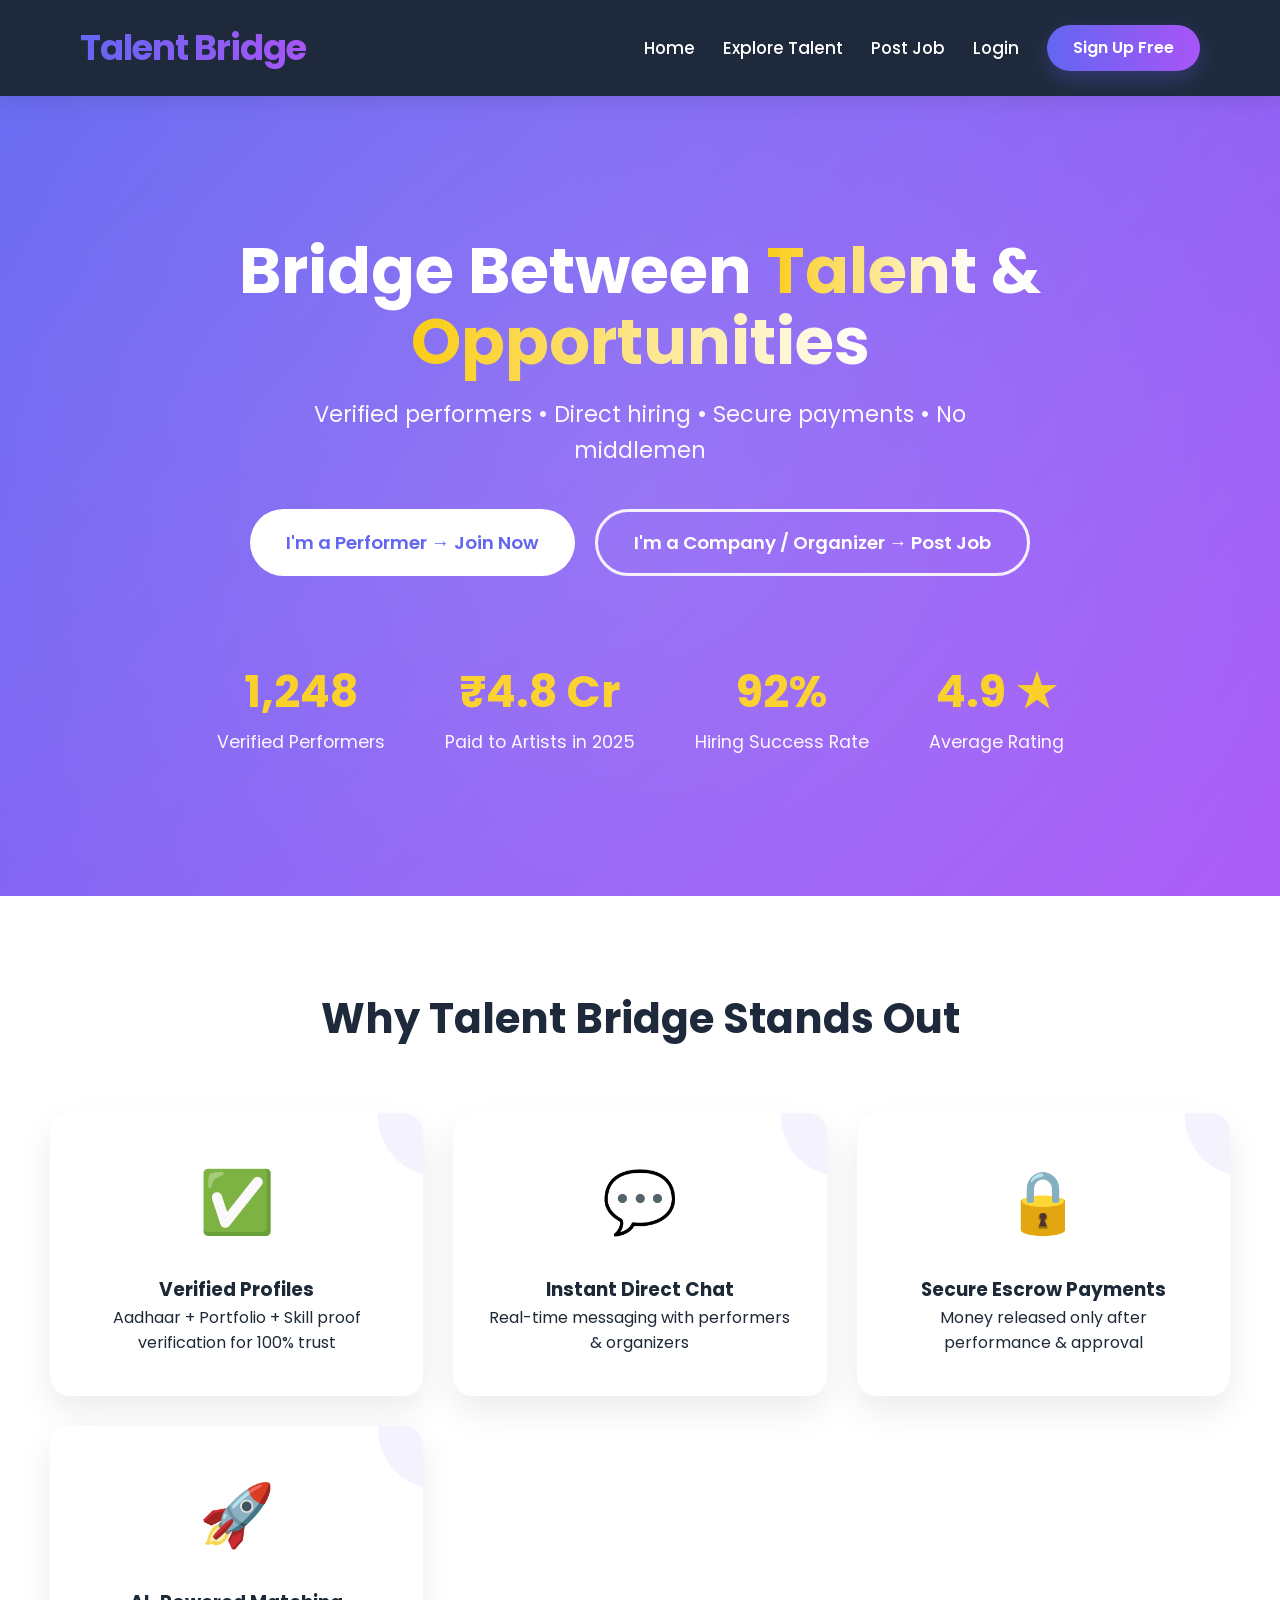
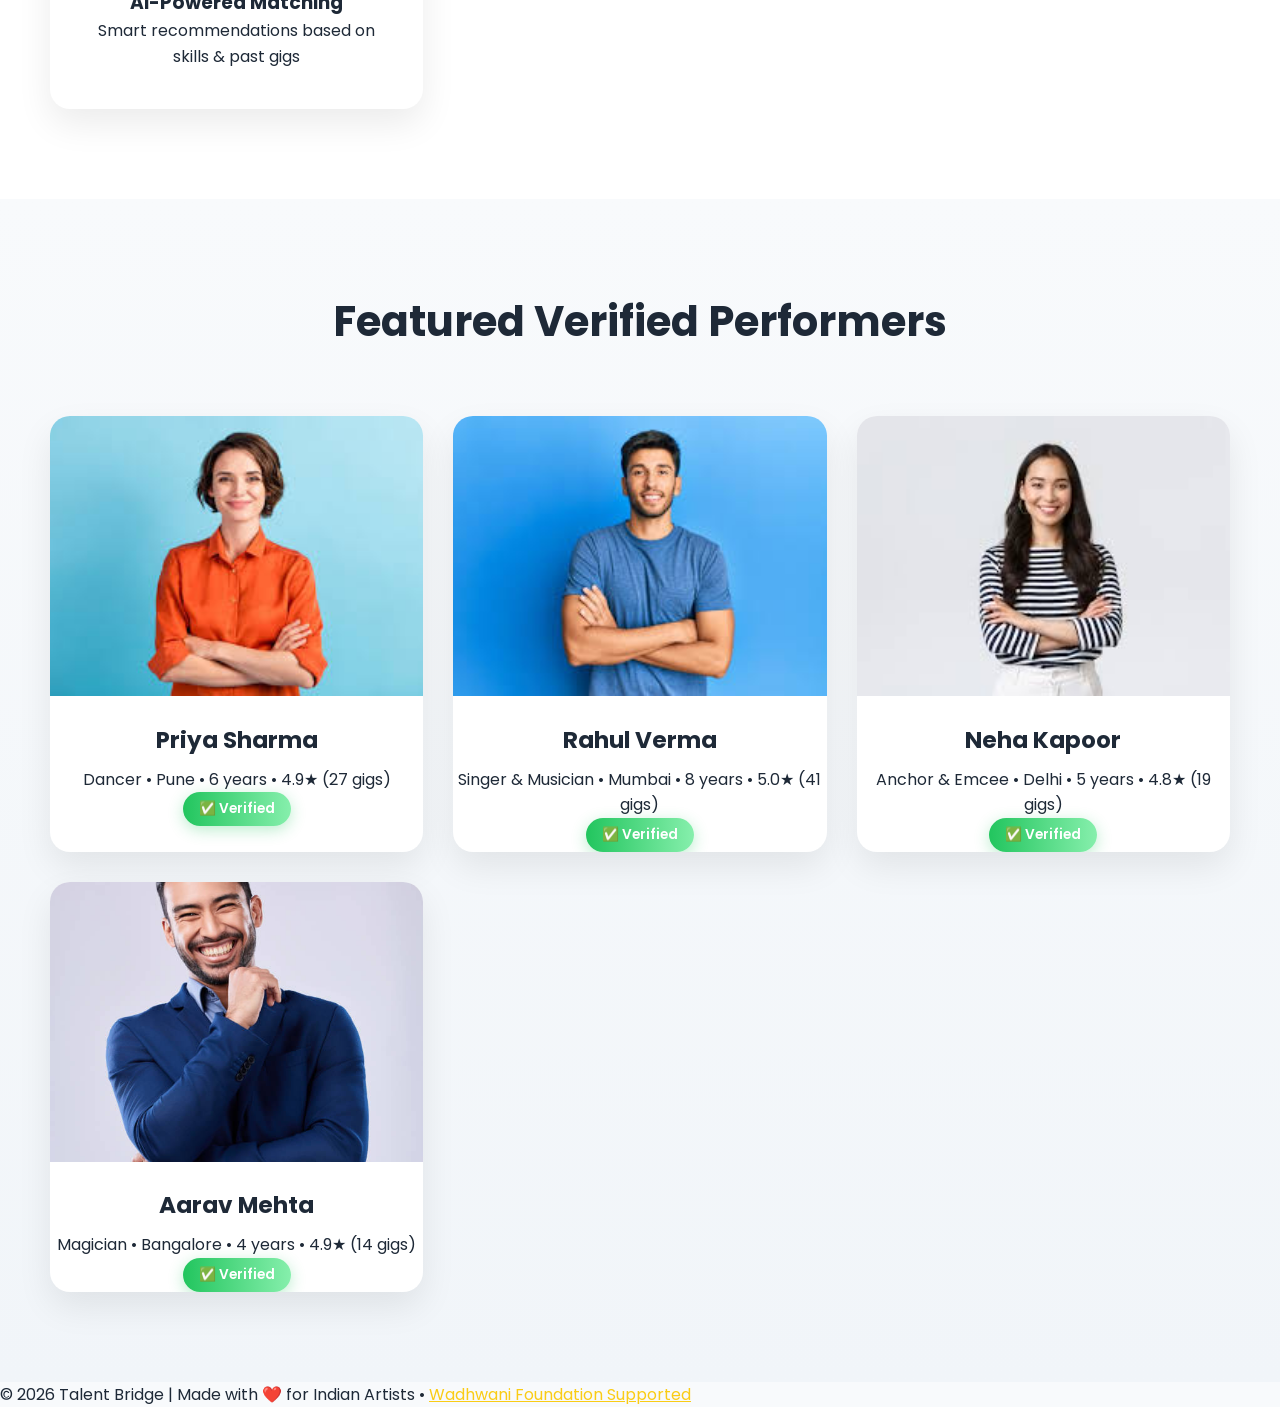
<file: index.html>
<!DOCTYPE html>
<html lang="en">
<head>
    <meta charset="UTF-8">
    <meta name="viewport" content="width=device-width, initial-scale=1.0">
    <title>Talent Bridge - Connect Talent with Opportunities</title>
    <link rel="stylesheet" href="style.css">
    <link href="https://fonts.googleapis.com/css2?family=Poppins:wght@400;500;600;700&display=swap" rel="stylesheet">
</head>
<body>

<header>
    <div class="logo">Talent Bridge</div>
    <nav>
        <a href="index.html">Home</a>
        <a href="explore_talent.html">Explore Talent</a>
        <a href="post_job.html">Post Job</a>
        <a href="login.html">Login</a>
        <a href="signup.html" class="btn-signup">Sign Up Free</a>
    </nav>
</header>

<section class="hero">
    <h1>Bridge Between <span class="highlight">Talent</span> & <span class="highlight">Opportunities</span></h1>
    <p>Verified performers • Direct hiring • Secure payments • No middlemen</p>
    <div class="hero-buttons">
        <a href="signup.html" class="btn primary">I'm a Performer → Join Now</a>
        <a href="post_job.html" class="btn secondary">I'm a Company / Organizer → Post Job</a>
    </div>
    
    <!-- New: Trust Stats -->
    <div style="margin-top: 80px; display: flex; justify-content: center; gap: 60px; flex-wrap: wrap;">
        <div style="text-align: center;">
            <h3 style="font-size: 2.8rem; color: #facc15;">1,248</h3>
            <p style="font-size: 1.1rem;">Verified Performers</p>
        </div>
        <div style="text-align: center;">
            <h3 style="font-size: 2.8rem; color: #facc15;">₹4.8 Cr</h3>
            <p style="font-size: 1.1rem;">Paid to Artists in 2025</p>
        </div>
        <div style="text-align: center;">
            <h3 style="font-size: 2.8rem; color: #facc15;">92%</h3>
            <p style="font-size: 1.1rem;">Hiring Success Rate</p>
        </div>
        <div style="text-align: center;">
            <h3 style="font-size: 2.8rem; color: #facc15;">4.9 ★</h3>
            <p style="font-size: 1.1rem;">Average Rating</p>
        </div>
    </div>
</section>

<section class="features">
    <h2>Why Talent Bridge Stands Out</h2>
    <div class="cards">
        <div class="card">
            <div class="icon">✅</div>
            <h3>Verified Profiles</h3>
            <p>Aadhaar + Portfolio + Skill proof verification for 100% trust</p>
        </div>
        <div class="card">
            <div class="icon">💬</div>
            <h3>Instant Direct Chat</h3>
            <p>Real-time messaging with performers & organizers</p>
        </div>
        <div class="card">
            <div class="icon">🔒</div>
            <h3>Secure Escrow Payments</h3>
            <p>Money released only after performance & approval</p>
        </div>
        <div class="card">
            <div class="icon">🚀</div>
            <h3>AI-Powered Matching</h3>
            <p>Smart recommendations based on skills & past gigs</p>
        </div>
    </div>
</section>

<section class="talent">
    <h2>Featured Verified Performers</h2>
    <div class="grid">
        <div class="profile">
            <img src="/priya.jpg" alt="Priya Sharma">
            <h4>Priya Sharma</h4>
            <p>Dancer • Pune • 6 years • 4.9★ (27 gigs)</p>
            <span class="badge">✅ Verified</span>
        </div>
        <div class="profile">
            <img src="/rahul.jpg" alt="Rahul Verma">
            <h4>Rahul Verma</h4>
            <p>Singer & Musician • Mumbai • 8 years • 5.0★ (41 gigs)</p>
            <span class="badge">✅ Verified</span>
        </div>
        <div class="profile">
            <img src="neha.jpg" alt="Neha Kapoor">
            <h4>Neha Kapoor</h4>
            <p>Anchor & Emcee • Delhi • 5 years • 4.8★ (19 gigs)</p>
            <span class="badge">✅ Verified</span>
        </div>
        <div class="profile">
            <img src="aarav.jpg" alt="Aarav Mehta">
            <h4>Aarav Mehta</h4>
            <p>Magician • Bangalore • 4 years • 4.9★ (14 gigs)</p>
            <span class="badge">✅ Verified</span>
        </div>
    </div>
</section>

<footer>
    <p>© 2026 Talent Bridge | Made with ❤️ for Indian Artists • <a href="#" style="color:#facc15;">Wadhwani Foundation Supported</a></p>
</footer>

</body>
</html>
</file>
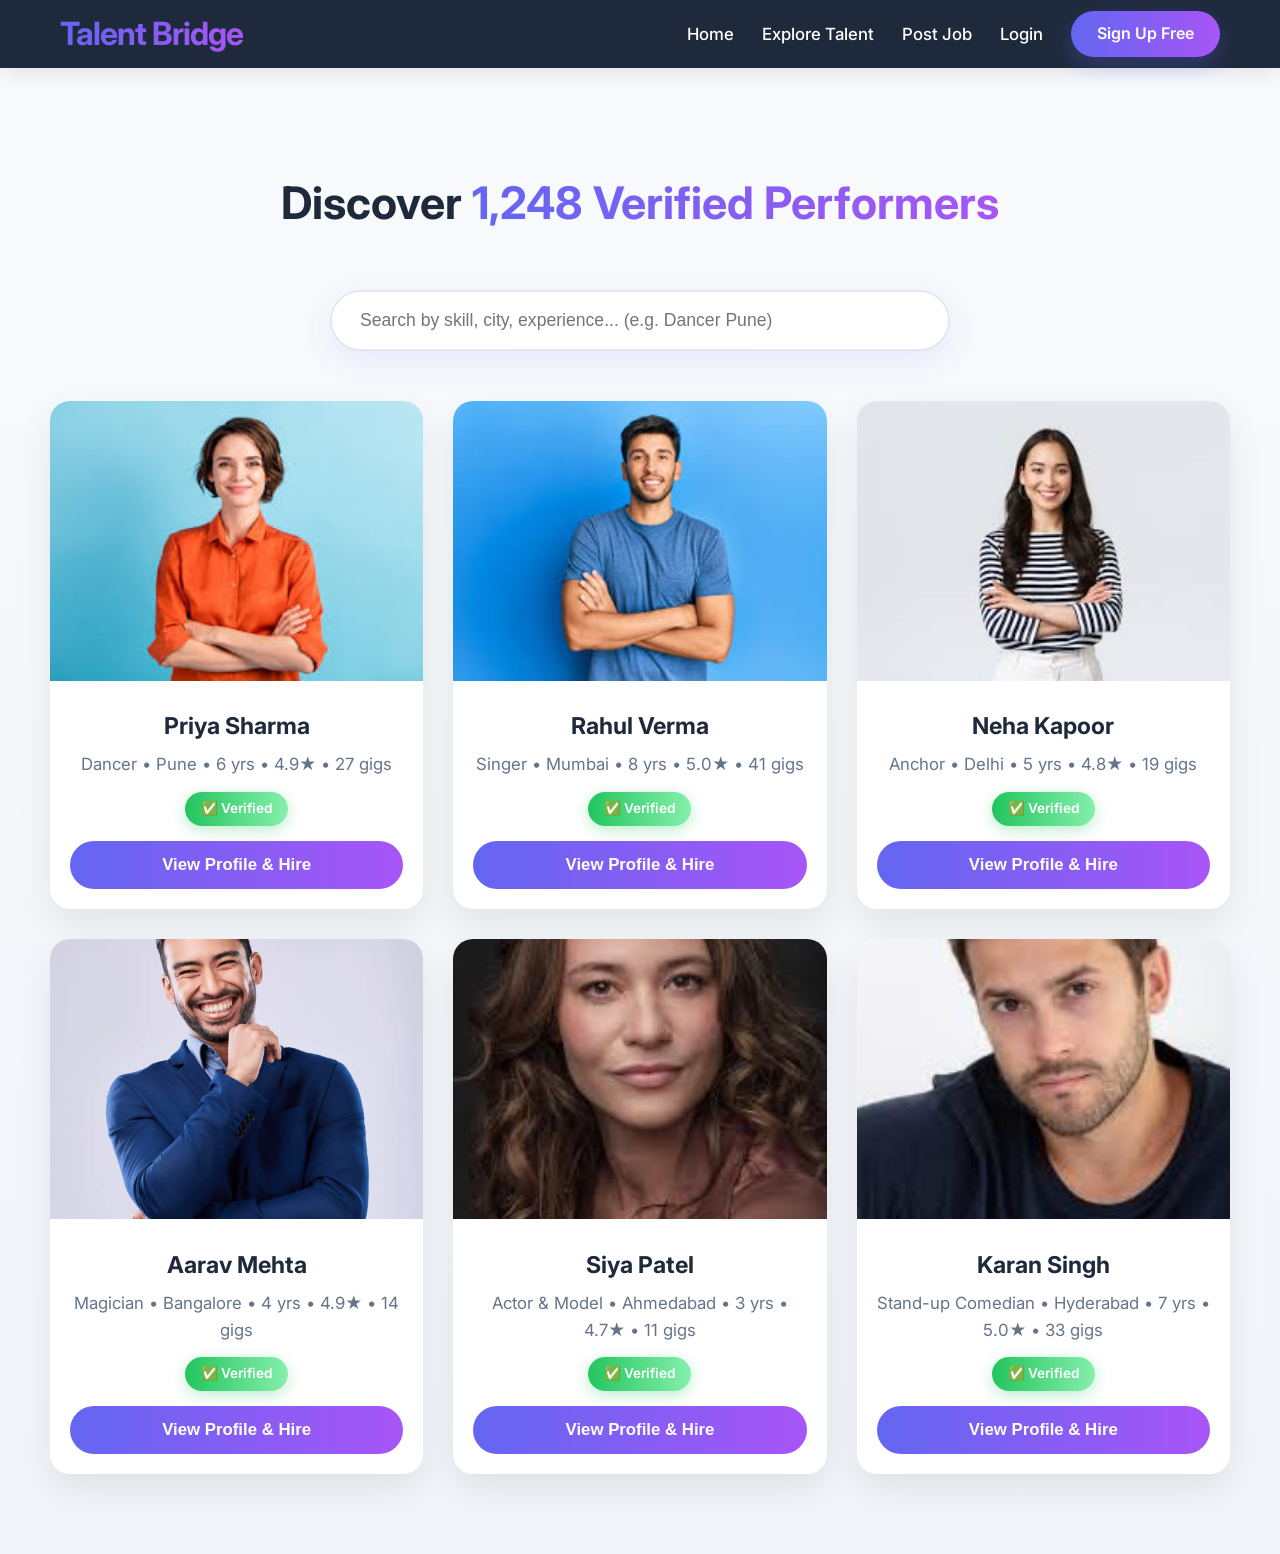
<file: explore_talent.html>
<!DOCTYPE html>
<html lang="en">
<head>
    <meta charset="UTF-8">
    <meta name="viewport" content="width=device-width, initial-scale=1.0">
    <title>Explore Talent - Talent Bridge</title>
    <style>
        @import url('https://fonts.googleapis.com/css2?family=Inter:wght@400;500;600;700&display=swap');

        :root {
            --primary: #6366f1;
            --accent: #a855f7;
            --dark: #1e293b;
            --light: #f8fafc;
            --text: #1e2937;
        }

        * {
            margin: 0;
            padding: 0;
            box-sizing: border-box;
        }

        body {
            font-family: 'Inter', sans-serif;
            background: var(--light);
            color: var(--text);
            line-height: 1.6;
        }

        /* ==================== COMPACT NAVBAR ==================== */
        header {
            display: flex;
            justify-content: space-between;
            align-items: center;
            padding: 12px 60px;
            background: var(--dark);
            color: white;
            position: sticky;
            top: 0;
            z-index: 1000;
            box-shadow: 0 4px 20px rgba(0, 0, 0, 0.1);
            height: 68px;
        }

        .logo {
            font-size: 2rem;
            font-weight: 700;
            background: linear-gradient(90deg, var(--primary), var(--accent));
            -webkit-background-clip: text;
            -webkit-text-fill-color: transparent;
            letter-spacing: -1px;
        }

        .logo:hover {
            transform: scale(1.08);
            transition: 0.3s ease;
        }

        nav {
            display: flex;
            align-items: center;
            gap: 28px;
        }

        nav a {
            color: white;
            text-decoration: none;
            font-weight: 500;
            font-size: 1.05rem;
            transition: all 0.3s ease;
            position: relative;
        }

        nav a:after {
            content: '';
            position: absolute;
            width: 0;
            height: 2px;
            bottom: -2px;
            left: 0;
            background: var(--accent);
            transition: width 0.3s ease;
        }

        nav a:hover:after {
            width: 100%;
        }

        nav a:hover {
            color: var(--accent);
        }

        .btn-signup {
            background: linear-gradient(90deg, var(--primary), var(--accent));
            color: white;
            padding: 10px 26px;
            border-radius: 50px;
            font-weight: 600;
            text-decoration: none;
            box-shadow: 0 8px 25px rgba(99, 102, 241, 0.3);
            transition: all 0.4s ease;
            font-size: 1rem;
        }

        .btn-signup:hover {
            transform: translateY(-3px) scale(1.05);
            box-shadow: 0 15px 35px rgba(168, 85, 247, 0.4);
        }

        /* ==================== EXPLORE PAGE STYLING ==================== */
        .explore-section {
            padding: 100px 50px 80px;
            text-align: center;
            background: linear-gradient(180deg, #f8fafc, #f1f5f9);
        }

        .explore-section h1 {
            font-size: 2.8rem;
            font-weight: 700;
            margin-bottom: 20px;
            color: var(--dark);
        }

        .search-bar {
            width: 100%;
            max-width: 620px;
            margin: 30px auto 50px;
            padding: 18px 28px;
            border-radius: 50px;
            border: 2px solid #e2e8f0;
            font-size: 1.1rem;
            box-shadow: 0 10px 30px rgba(99, 102, 241, 0.1);
            transition: all 0.3s ease;
        }

        .search-bar:focus {
            outline: none;
            border-color: var(--primary);
            box-shadow: 0 0 0 4px rgba(99, 102, 241, 0.15);
        }

        .grid {
            display: grid;
            grid-template-columns: repeat(auto-fit, minmax(300px, 1fr));
            gap: 30px;
            max-width: 1280px;
            margin: 0 auto;
        }

        .profile {
            background: white;
            border-radius: 20px;
            overflow: hidden;
            box-shadow: 0 15px 35px rgba(0, 0, 0, 0.08);
            transition: all 0.4s cubic-bezier(0.4, 0, 0.2, 1);
        }

        .profile:hover {
            transform: scale(1.06) rotate(1deg);
            box-shadow: 0 30px 60px rgba(99, 102, 241, 0.25);
        }

        .profile img {
            width: 100%;
            height: 280px;
            object-fit: cover;
            transition: transform 0.6s ease;
        }

        .profile:hover img {
            transform: scale(1.1);
        }

        .profile-content {
            padding: 20px;
        }

        .profile h4 {
            font-size: 1.45rem;
            margin-bottom: 6px;
            color: var(--dark);
        }

        .profile p {
            color: #64748b;
            font-size: 1.05rem;
            margin-bottom: 14px;
        }

        .badge {
            display: inline-flex;
            align-items: center;
            gap: 6px;
            background: linear-gradient(90deg, #22c55e, #86efac);
            color: white;
            font-size: 0.85rem;
            padding: 6px 16px;
            border-radius: 30px;
            font-weight: 600;
            box-shadow: 0 4px 15px rgba(34, 197, 94, 0.3);
        }

        .btn {
            padding: 14px 24px;
            border-radius: 50px;
            font-size: 1.05rem;
            font-weight: 600;
            text-decoration: none;
            display: inline-flex;
            align-items: center;
            justify-content: center;
            width: 100%;
            margin-top: 15px;
            background: white;
            color: var(--primary);
            border: 2px solid var(--primary);
            transition: all 0.4s ease;
        }

        .btn.primary {
            background: linear-gradient(90deg, var(--primary), var(--accent));
            color: white;
            border: none;
        }

        .btn:hover {
            transform: translateY(-3px);
        }

        /* Responsive */
        @media (max-width: 768px) {
            header {
                padding: 12px 30px;
                height: auto;
            }
            .explore-section {
                padding: 80px 20px;
            }
            .grid {
                grid-template-columns: 1fr;
            }
        }
    </style>
</head>
<body>

<header>
    <div class="logo">Talent Bridge</div>
    <nav>
        <a href="index.html">Home</a>
        <a href="explore_talent.html">Explore Talent</a>
        <a href="post_job.html">Post Job</a>
        <a href="login.html">Login</a>
        <a href="signup.html" class="btn-signup">Sign Up Free</a>
    </nav>
</header>

<section class="explore-section">
    <h1>Discover <span style="background: linear-gradient(90deg, #6366f1, #a855f7); -webkit-background-clip: text; -webkit-text-fill-color: transparent;">1,248 Verified Performers</span></h1>
    
    <input type="text" id="searchInput" 
           placeholder="Search by skill, city, experience... (e.g. Dancer Pune)" 
           class="search-bar"
           onkeyup="filterProfiles()">

    <div class="grid" id="profilesGrid">
        <!-- Profile 1 -->
        <div class="profile">
            <img src="priya.jpg" alt="Priya Sharma">
            <div class="profile-content">
                <h4>Priya Sharma</h4>
                <p>Dancer • Pune • 6 yrs • 4.9★ • 27 gigs</p>
                <span class="badge">✅ Verified</span>
                <button class="btn primary" onclick="window.location.href='profile.html'">View Profile &amp; Hire</button>
            </div>
        </div>

        <!-- Profile 2 -->
        <div class="profile">
            <img src="rahul.jpg" alt="Rahul Verma">
            <div class="profile-content">
                <h4>Rahul Verma</h4>
                <p>Singer • Mumbai • 8 yrs • 5.0★ • 41 gigs</p>
                <span class="badge">✅ Verified</span>
                <button class="btn primary" onclick="window.location.href='profile.html'">View Profile &amp; Hire</button>
            </div>
        </div>

        <!-- Profile 3 -->
        <div class="profile">
            <img src="neha.jpg" alt="Neha Kapoor">
            <div class="profile-content">
                <h4>Neha Kapoor</h4>
                <p>Anchor • Delhi • 5 yrs • 4.8★ • 19 gigs</p>
                <span class="badge">✅ Verified</span>
                <button class="btn primary" onclick="window.location.href='profile.html'">View Profile &amp; Hire</button>
            </div>
        </div>

        <!-- Profile 4 -->
        <div class="profile">
            <img src="aarav.jpg" alt="Aarav Mehta">
            <div class="profile-content">
                <h4>Aarav Mehta</h4>
                <p>Magician • Bangalore • 4 yrs • 4.9★ • 14 gigs</p>
                <span class="badge">✅ Verified</span>
                <button class="btn primary" onclick="window.location.href='profile.html'">View Profile &amp; Hire</button>
            </div>
        </div>

        <!-- Profile 5 -->
        <div class="profile">
            <img src="/siya.jpg" alt="Siya Patel">
            <div class="profile-content">
                <h4>Siya Patel</h4>
                <p>Actor &amp; Model • Ahmedabad • 3 yrs • 4.7★ • 11 gigs</p>
                <span class="badge">✅ Verified</span>
                <button class="btn primary" onclick="window.location.href='profile.html'">View Profile &amp; Hire</button>
            </div>
        </div>

        <!-- Profile 6 -->
        <div class="profile">
            <img src="/karan.jpg" alt="Karan Singh">
            <div class="profile-content">
                <h4>Karan Singh</h4>
                <p>Stand-up Comedian • Hyderabad • 7 yrs • 5.0★ • 33 gigs</p>
                <span class="badge">✅ Verified</span>
                <button class="btn primary" onclick="window.location.href='profile.html'">View Profile &amp; Hire</button>
            </div>
        </div>
    </div>
</section>

<script>
    // Simple live search filter
    function filterProfiles() {
        const input = document.getElementById('searchInput').value.toLowerCase();
        const profiles = document.querySelectorAll('.profile');
        
        profiles.forEach(profile => {
            const text = profile.textContent.toLowerCase();
            profile.style.display = text.includes(input) ? 'block' : 'none';
        });
    }
</script>

</body>
</html>
</file>
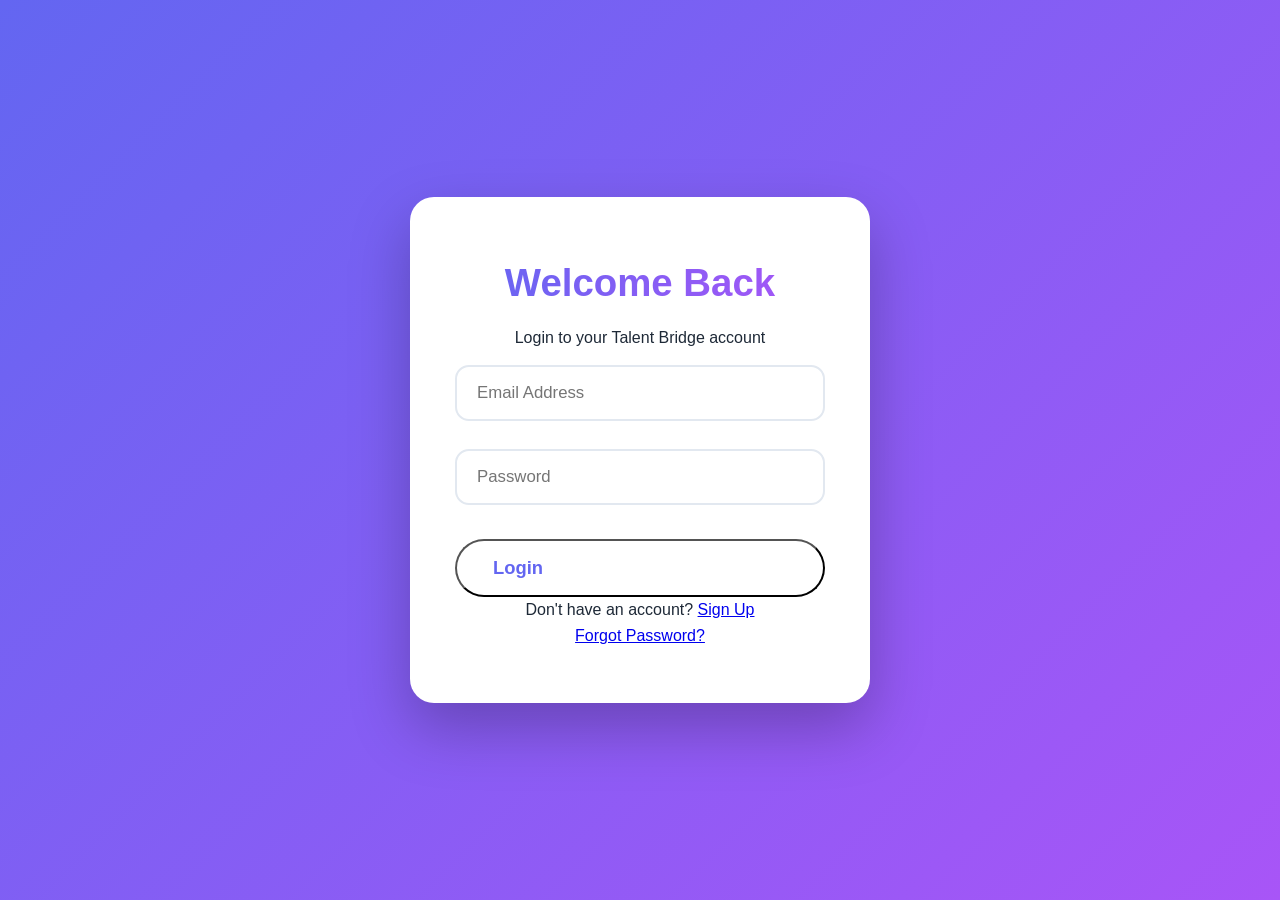
<file: login.html>
<!DOCTYPE html>
<html lang="en">
<head>
    <meta charset="UTF-8">
    <meta name="viewport" content="width=device-width, initial-scale=1.0">
    <title>Login - Talent Bridge</title>
    <link rel="stylesheet" href="style.css">
</head>
<body>

<div class="auth-container">
    <div class="auth-box">
        <h1>Welcome Back</h1>
        <p>Login to your Talent Bridge account</p>

        <form>
            <input type="email" placeholder="Email Address" required>
            <input type="password" placeholder="Password" required>
            <button type="submit" class="btn primary full">Login</button>
        </form>

        <p>Don't have an account? <a href="signup.html">Sign Up</a></p>
        <p><a href="#">Forgot Password?</a></p>
    </div>
</div>

</body>
</html>
</file>
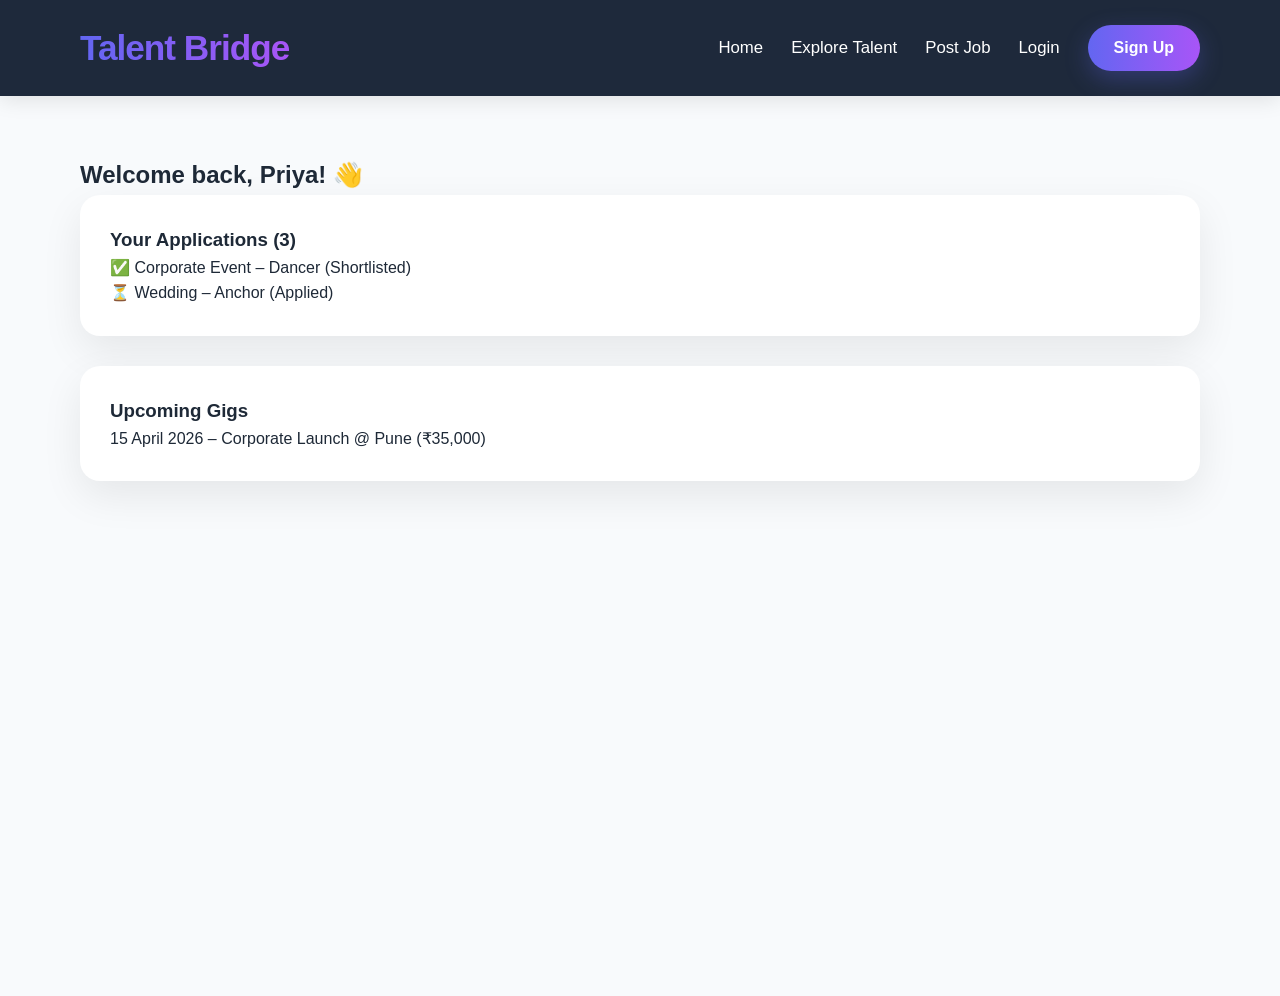
<file: performer_dashboard.html>
<!DOCTYPE html>
<html lang="en">
<head>
    <meta charset="UTF-8">
    <meta name="viewport" content="width=device-width, initial-scale=1.0">
    <title>Performer Dashboard - Talent Bridge</title>
    <link rel="stylesheet" href="style.css">
</head>
<body>
<header>  <div class="logo">Talent Bridge</div>
    <nav>
        <a href="index.html">Home</a>
        <a href="explore_talent.html">Explore Talent</a>
        <a href="post_job.html">Post Job</a>
        <a href="login.html">Login</a>
        <a href="signup.html" class="btn-signup">Sign Up</a>
    </nav> </header>
<div class="dashboard">
    <h2>Welcome back, Priya! 👋</h2>
    <div class="card-dashboard">
        <h3>Your Applications (3)</h3>
        <p>✅ Corporate Event – Dancer (Shortlisted)</p>
        <p>⏳ Wedding – Anchor (Applied)</p>
    </div>
    <div class="card-dashboard">
        <h3>Upcoming Gigs</h3>
        <p>15 April 2026 – Corporate Launch @ Pune (₹35,000)</p>
    </div>
</div>
</body>
</html>
</file>
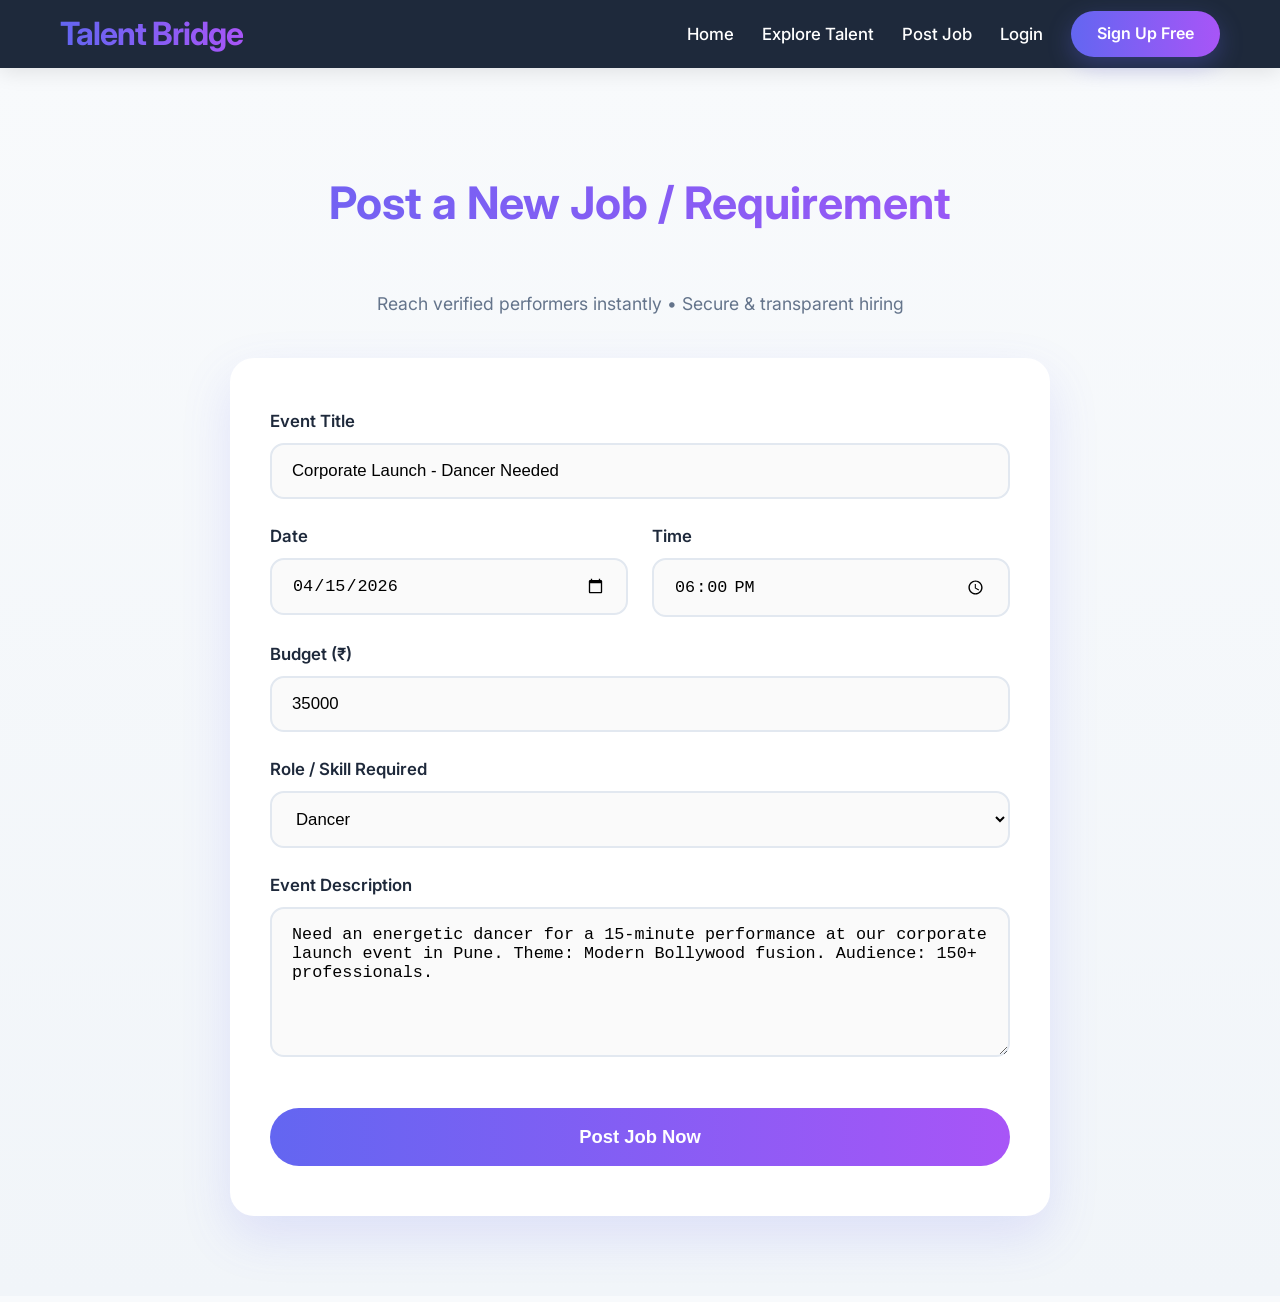
<file: post_job.html>
<!DOCTYPE html>
<html lang="en">
<head>
    <meta charset="UTF-8">
    <meta name="viewport" content="width=device-width, initial-scale=1.0">
    <title>Post Job - Talent Bridge</title>
    <style>
        @import url('https://fonts.googleapis.com/css2?family=Inter:wght@400;500;600;700&display=swap');

        :root {
            --primary: #6366f1;
            --accent: #a855f7;
            --dark: #1e293b;
            --light: #f8fafc;
            --text: #1e2937;
        }

        * {
            margin: 0;
            padding: 0;
            box-sizing: border-box;
        }

        body {
            font-family: 'Inter', sans-serif;
            background: var(--light);
            color: var(--text);
            line-height: 1.6;
        }

        /* ==================== COMPACT NAVBAR ==================== */
        header {
            display: flex;
            justify-content: space-between;
            align-items: center;
            padding: 12px 60px;
            background: var(--dark);
            color: white;
            position: sticky;
            top: 0;
            z-index: 1000;
            box-shadow: 0 4px 20px rgba(0, 0, 0, 0.1);
            height: 68px;
        }

        .logo {
            font-size: 2rem;
            font-weight: 700;
            background: linear-gradient(90deg, var(--primary), var(--accent));
            -webkit-background-clip: text;
            -webkit-text-fill-color: transparent;
            letter-spacing: -1px;
        }

        .logo:hover {
            transform: scale(1.08);
            transition: 0.3s ease;
        }

        nav {
            display: flex;
            align-items: center;
            gap: 28px;
        }

        nav a {
            color: white;
            text-decoration: none;
            font-weight: 500;
            font-size: 1.05rem;
            transition: all 0.3s ease;
            position: relative;
        }

        nav a:after {
            content: '';
            position: absolute;
            width: 0;
            height: 2px;
            bottom: -2px;
            left: 0;
            background: var(--accent);
            transition: width 0.3s ease;
        }

        nav a:hover:after {
            width: 100%;
        }

        nav a:hover {
            color: var(--accent);
        }

        .btn-signup {
            background: linear-gradient(90deg, var(--primary), var(--accent));
            color: white;
            padding: 10px 26px;
            border-radius: 50px;
            font-weight: 600;
            text-decoration: none;
            box-shadow: 0 8px 25px rgba(99, 102, 241, 0.3);
            transition: all 0.4s ease;
            font-size: 1rem;
        }

        .btn-signup:hover {
            transform: translateY(-3px) scale(1.05);
            box-shadow: 0 15px 35px rgba(168, 85, 247, 0.4);
        }

        /* ==================== POST JOB PAGE STYLING ==================== */
        .post-section {
            padding: 100px 50px 80px;
            background: linear-gradient(180deg, #f8fafc, #f1f5f9);
            min-height: calc(100vh - 68px);
        }

        .post-section h1 {
            font-size: 2.8rem;
            font-weight: 700;
            text-align: center;
            margin-bottom: 50px;
            background: linear-gradient(90deg, var(--primary), var(--accent));
            -webkit-background-clip: text;
            -webkit-text-fill-color: transparent;
        }

        .form-card {
            background: white;
            max-width: 820px;
            margin: 0 auto;
            border-radius: 24px;
            padding: 50px 40px;
            box-shadow: 0 20px 50px rgba(99, 102, 241, 0.15);
            transition: all 0.4s ease;
        }

        .form-card:hover {
            box-shadow: 0 30px 70px rgba(168, 85, 247, 0.2);
        }

        label {
            display: block;
            font-weight: 600;
            margin-bottom: 8px;
            color: var(--dark);
            font-size: 1.05rem;
        }

        input[type="text"],
        input[type="date"],
        input[type="time"],
        select,
        textarea {
            width: 100%;
            padding: 16px 20px;
            margin-bottom: 24px;
            border: 2px solid #e2e8f0;
            border-radius: 14px;
            font-size: 1.05rem;
            transition: all 0.3s ease;
            background: #fafafa;
        }

        input:focus,
        select:focus,
        textarea:focus {
            outline: none;
            border-color: var(--primary);
            box-shadow: 0 0 0 4px rgba(99, 102, 241, 0.15);
        }

        textarea {
            resize: vertical;
            min-height: 140px;
        }

        .btn {
            width: 100%;
            padding: 18px;
            border-radius: 50px;
            font-size: 1.15rem;
            font-weight: 600;
            background: linear-gradient(90deg, var(--primary), var(--accent));
            color: white;
            border: none;
            cursor: pointer;
            transition: all 0.4s ease;
            margin-top: 20px;
        }

        .btn:hover {
            transform: translateY(-4px);
            box-shadow: 0 15px 35px rgba(99, 102, 241, 0.4);
        }

        .form-header {
            text-align: center;
            margin-bottom: 40px;
        }

        .form-header p {
            color: #64748b;
            font-size: 1.1rem;
        }

        /* Responsive */
        @media (max-width: 768px) {
            header {
                padding: 12px 30px;
                height: auto;
            }
            .post-section {
                padding: 80px 20px;
            }
            .form-card {
                padding: 30px 20px;
            }
        }
    </style>
</head>
<body>

<header>
    <div class="logo">Talent Bridge</div>
    <nav>
        <a href="index.html">Home</a>
        <a href="explore_talent.html">Explore Talent</a>
        <a href="post_job.html">Post Job</a>
        <a href="login.html">Login</a>
        <a href="signup.html" class="btn-signup">Sign Up Free</a>
    </nav>
</header>

<section class="post-section">
    <div class="form-header">
        <h1>Post a New Job / Requirement</h1>
        <p>Reach verified performers instantly • Secure &amp; transparent hiring</p>
    </div>

    <div class="form-card">
        <form>
            <label>Event Title</label>
            <input type="text" placeholder="Wedding Reception - Anchor Required" 
                   value="Corporate Launch - Dancer Needed">

            <div style="display: grid; grid-template-columns: 1fr 1fr; gap: 24px;">
                <div>
                    <label>Date</label>
                    <input type="date" value="2026-04-15">
                </div>
                <div>
                    <label>Time</label>
                    <input type="time" value="18:00">
                </div>
            </div>

            <label>Budget (₹)</label>
            <input type="text" placeholder="25000" value="35000">

            <label>Role / Skill Required</label>
            <select>
                <option>Dancer</option>
                <option>Singer</option>
                <option>Anchor</option>
                <option>Actor</option>
                <option>Magician</option>
                <option>Comedian</option>
            </select>

            <label>Event Description</label>
            <textarea rows="6">Need an energetic dancer for a 15-minute performance at our corporate launch event in Pune. Theme: Modern Bollywood fusion. Audience: 150+ professionals.</textarea>

            <button type="button" class="btn" onclick="alert('🎉 Job Posted Successfully!\n\nYour requirement has been published and will reach 1,248 verified performers.')">
                Post Job Now
            </button>
        </form>
    </div>
</section>

</body>
</html>
</file>
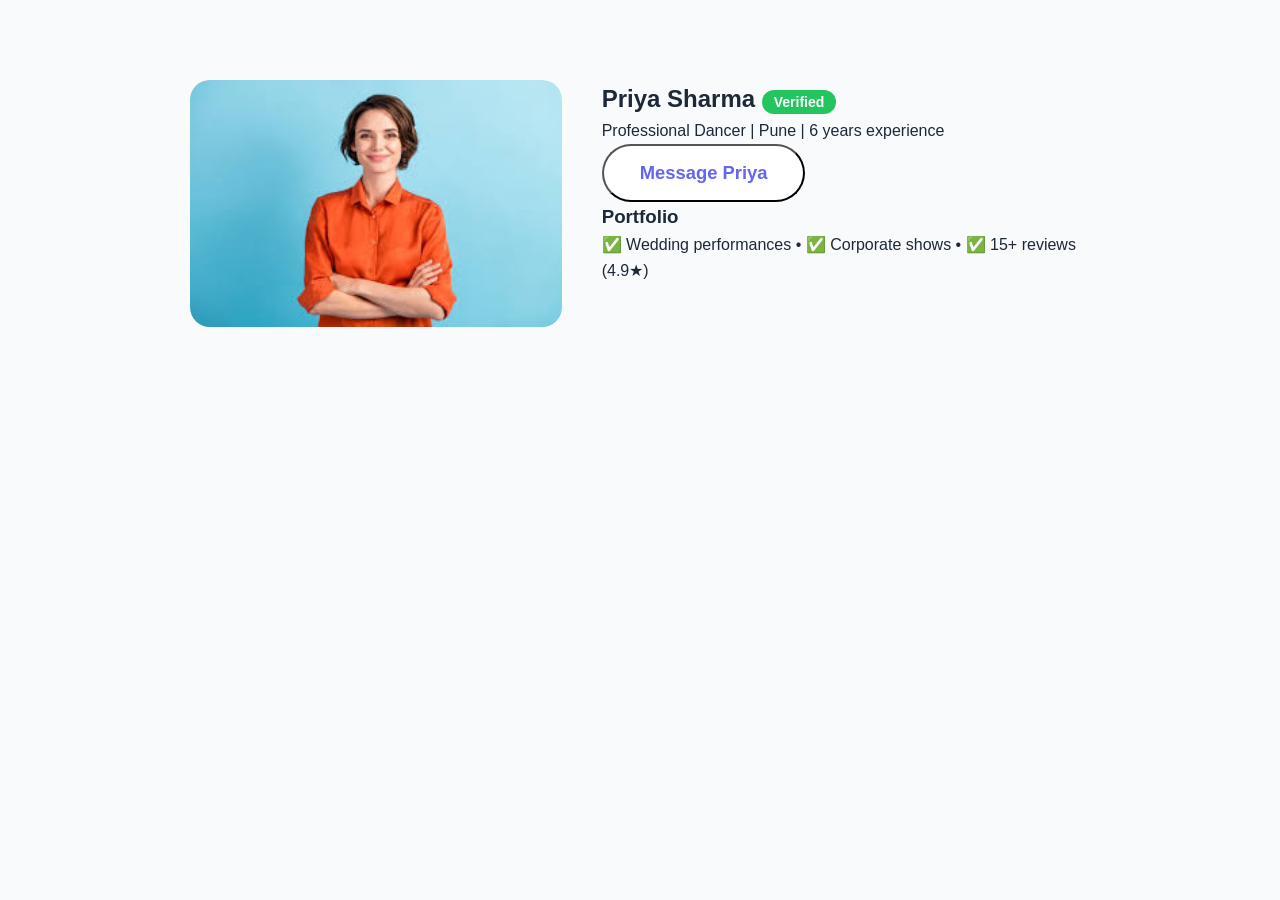
<file: profile.html>
<!DOCTYPE html>
<html lang="en">
<head>
    <meta charset="UTF-8">
    <meta name="viewport" content="width=device-width, initial-scale=1.0">
    <title>Priya Sharma - Profile</title>
    <link rel="stylesheet" href="style.css">
</head>
<body>
<!-- header -->
<section style="padding:80px 50px; max-width:1000px; margin:auto;">
    <div style="display:flex; gap:40px;">
        <img src="priya.jpg" style="border-radius:20px; width:400px;">
        <div>
            <h1>Priya Sharma <span style="background:#22c55e;color:white;padding:4px 12px;border-radius:20px;font-size:14px;">Verified</span></h1>
            <p>Professional Dancer | Pune | 6 years experience</p>
            <button class="btn primary" onclick="window.location.href='chat.html'">Message Priya</button>
            <h3>Portfolio</h3>
            <p>✅ Wedding performances • ✅ Corporate shows • ✅ 15+ reviews (4.9★)</p>
        </div>
    </div>
</section>
</body>
</html>
</file>
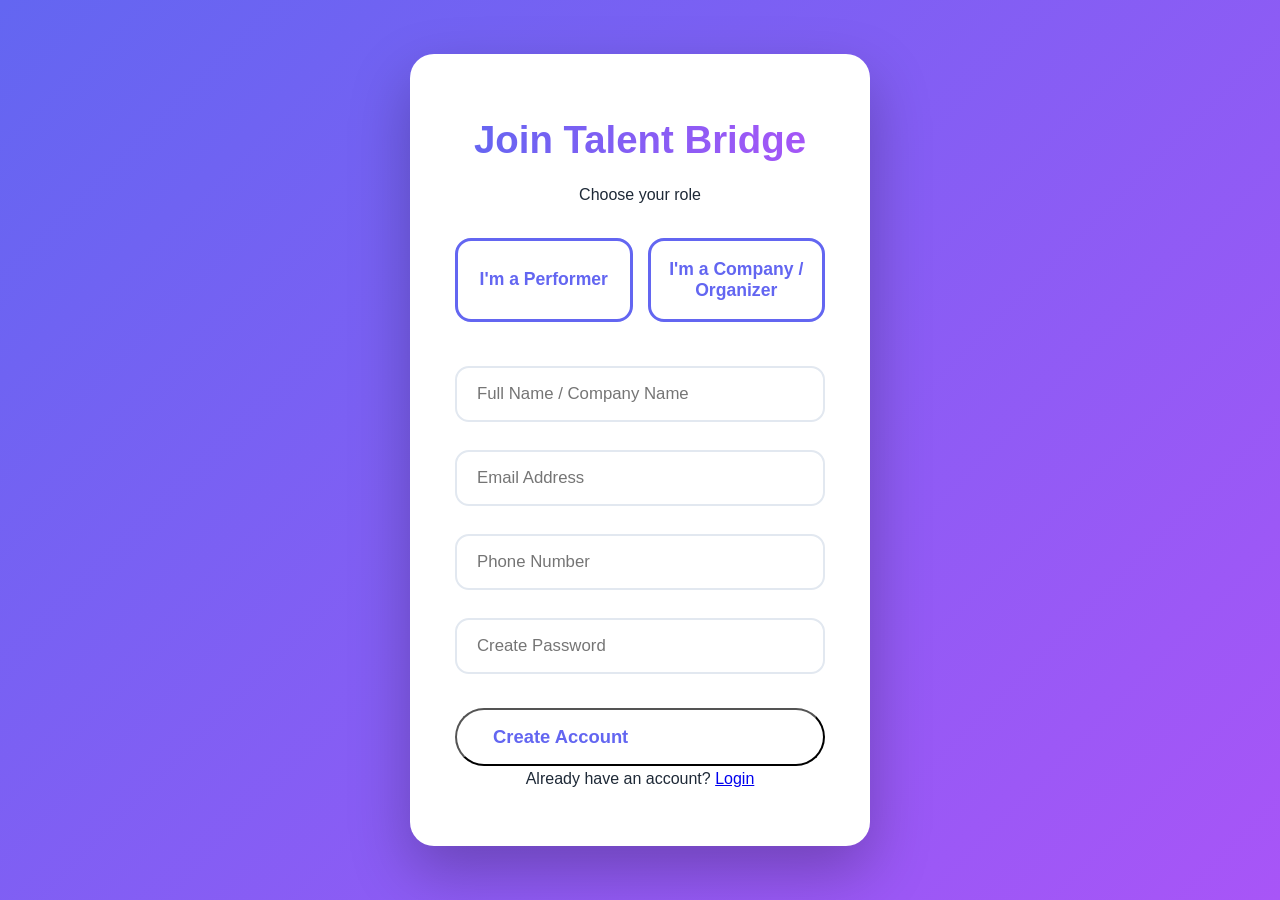
<file: signup.html>
<!DOCTYPE html>
<html lang="en">
<head>
    <meta charset="UTF-8">
    <meta name="viewport" content="width=device-width, initial-scale=1.0">
    <title>Sign Up - Talent Bridge</title>
    <link rel="stylesheet" href="style.css">
</head>
<body>

<div class="auth-container">
    <div class="auth-box">
        <h1>Join Talent Bridge</h1>
        <p>Choose your role</p>

        <div class="role-selection">
            <button class="role-btn" onclick="selectRole('performer')">I'm a Performer</button>
            <button class="role-btn" onclick="selectRole('company')">I'm a Company / Organizer</button>
        </div>

        <form id="signupForm">
            <input type="text" placeholder="Full Name / Company Name" required>
            <input type="email" placeholder="Email Address" required>
            <input type="tel" placeholder="Phone Number" required>
            <input type="password" placeholder="Create Password" required>
            <button type="submit" class="btn primary full">Create Account</button>
        </form>

        <p>Already have an account? <a href="login.html">Login</a></p>
    </div>
</div>

<script>
function selectRole(role) {
    alert(`You selected: ${role === 'performer' ? 'Performer' : 'Company'}`);
    // You can add more logic here later
}
</script>

</body>
</html>
</file>
<file: style.css>
* {
    margin: 0;
    padding: 0;
    box-sizing: border-box;
}

@import url('https://fonts.googleapis.com/css2?family=Poppins:wght@400;500;600;700&display=swap');

:root {
    --primary: #6366f1;
    --accent: #a855f7;
    --dark: #1e293b;
    --light: #f8fafc;
    --success: #22c55e;
    --text: #1e2937;
}

/* ==================== BASE STYLING ==================== */
body {
    font-family: 'Poppins', sans-serif;
    background: var(--light);
    color: var(--text);
    line-height: 1.6;
    overflow-x: hidden;
}

/* ==================== HEADER ==================== */
header {
    display: flex;
    justify-content: space-between;
    align-items: center;
    padding: 20px 80px;
    background: var(--dark);
    color: white;
    position: sticky;
    top: 0;
    z-index: 1000;
    box-shadow: 0 4px 20px rgba(0, 0, 0, 0.1);
    transition: all 0.4s ease;
}

.logo {
    font-size: 2.2rem;
    font-weight: 700;
    background: linear-gradient(90deg, var(--primary), var(--accent));
    -webkit-background-clip: text;
    -webkit-text-fill-color: transparent;
    letter-spacing: -1px;
    transition: transform 0.3s ease;
}

.logo:hover {
    transform: scale(1.08);
}

nav {
    display: flex;
    align-items: center;
    gap: 28px;
}

nav a {
    color: white;
    text-decoration: none;
    font-weight: 500;
    font-size: 1.05rem;
    transition: all 0.3s ease;
    position: relative;
}

nav a:after {
    content: '';
    position: absolute;
    width: 0;
    height: 2px;
    bottom: -2px;
    left: 0;
    background: var(--accent);
    transition: width 0.3s ease;
}

nav a:hover:after {
    width: 100%;
}

nav a:hover {
    color: var(--accent);
}

.btn-signup {
    background: linear-gradient(90deg, var(--primary), var(--accent));
    color: white;
    padding: 10px 26px;          /* Smaller padding for compact look */
    border-radius: 50px;
    font-weight: 600;
    text-decoration: none;
    box-shadow: 0 8px 25px rgba(99, 102, 241, 0.3);
    transition: all 0.4s ease;
    font-size: 1rem;
}

.btn-signup:hover {
    transform: translateY(-3px) scale(1.05);
    box-shadow: 0 15px 35px rgba(168, 85, 247, 0.4);
}

/* ==================== HERO SECTION (Creative & Innovative) ==================== */
.hero {
    text-align: center;
    padding: 140px 20px 100px;
    background: linear-gradient(135deg, #6366f1, #a855f7);
    color: white;
    position: relative;
    overflow: hidden;
}

.hero::before {
    content: '';
    position: absolute;
    top: -50%;
    left: -50%;
    width: 200%;
    height: 200%;
    background: radial-gradient(circle, rgba(255,255,255,0.15) 0%, transparent 70%);
    animation: subtlePulse 15s infinite linear;
    pointer-events: none;
}

.hero h1 {
    font-size: 4rem;
    font-weight: 700;
    line-height: 1.1;
    margin-bottom: 20px;
    animation: fadeInUp 1s ease forwards;
}

.highlight {
    background: linear-gradient(90deg, #facc15, #fff);
    -webkit-background-clip: text;
    -webkit-text-fill-color: transparent;
}

.hero p {
    font-size: 1.4rem;
    max-width: 720px;
    margin: 0 auto 40px;
    opacity: 0.95;
}

.hero-buttons {
    display: flex;
    justify-content: center;
    gap: 20px;
    flex-wrap: wrap;
}

.btn {
    padding: 16px 36px;
    border-radius: 50px;
    font-size: 1.15rem;
    font-weight: 600;
    text-decoration: none;
    display: inline-flex;
    align-items: center;
    gap: 8px;
    transition: all 0.4s cubic-bezier(0.4, 0, 0.2, 1);
    position: relative;
    overflow: hidden;
}

.primary {
    background: white;
    color: var(--primary);
}

.secondary {
    background: transparent;
    color: white;
    border: 3px solid rgba(255,255,255,0.9);
}

.btn:hover {
    transform: translateY(-4px);
}

.btn::after {
    content: '';
    position: absolute;
    top: -50%;
    left: -50%;
    width: 40%;
    height: 300%;
    background: linear-gradient(120deg, transparent, rgba(255,255,255,0.4), transparent);
    transform: skewX(-25deg);
    animation: shine 4s infinite;
}

/* ==================== FEATURES / CARDS ==================== */
.features {
    padding: 90px 50px;
    text-align: center;
    background: white;
}

.features h2 {
    font-size: 2.6rem;
    margin-bottom: 60px;
    color: var(--dark);
}

.cards {
    display: grid;
    grid-template-columns: repeat(auto-fit, minmax(280px, 1fr));
    gap: 30px;
    max-width: 1200px;
    margin: 0 auto;
}

.card {
    background: white;
    padding: 40px 30px;
    border-radius: 20px;
    box-shadow: 0 15px 35px rgba(0, 0, 0, 0.08);
    transition: all 0.4s cubic-bezier(0.4, 0, 0.2, 1);
    position: relative;
    overflow: hidden;
}

.card::before {
    content: '';
    position: absolute;
    top: -20%;
    right: -20%;
    width: 120px;
    height: 120px;
    background: linear-gradient(45deg, var(--primary), var(--accent));
    opacity: 0.08;
    border-radius: 50%;
    transition: all 0.5s ease;
}

.card:hover::before {
    transform: scale(1.8);
    opacity: 0.15;
}

.card:hover {
    transform: translateY(-12px) scale(1.03);
    box-shadow: 0 25px 50px rgba(99, 102, 241, 0.2);
}

.card .icon {
    font-size: 3.8rem;
    margin-bottom: 25px;
    display: block;
}

/* ==================== TALENT GRID / PROFILES ==================== */
.talent {
    padding: 90px 50px;
    text-align: center;
    background: linear-gradient(180deg, #f8fafc, #f1f5f9);
}

.talent h2 {
    font-size: 2.6rem;
    margin-bottom: 60px;
}

.grid {
    display: grid;
    grid-template-columns: repeat(auto-fit, minmax(290px, 1fr));
    gap: 30px;
    max-width: 1280px;
    margin: 0 auto;
}

.profile {
    background: white;
    border-radius: 20px;
    overflow: hidden;
    box-shadow: 0 15px 35px rgba(0, 0, 0, 0.08);
    transition: all 0.4s ease;
}

.profile:hover {
    transform: scale(1.06) rotate(1deg);
    box-shadow: 0 30px 60px rgba(99, 102, 241, 0.25);
}

.profile img {
    width: 100%;
    height: 280px;
    object-fit: cover;
    transition: transform 0.6s ease;
}

.profile:hover img {
    transform: scale(1.1);
}

.profile h4 {
    margin: 18px 0 8px;
    font-size: 1.45rem;
}

.badge {
    display: inline-flex;
    align-items: center;
    gap: 6px;
    background: linear-gradient(90deg, #22c55e, #86efac);
    color: white;
    font-size: 0.85rem;
    padding: 6px 16px;
    border-radius: 30px;
    font-weight: 600;
    box-shadow: 0 4px 15px rgba(34, 197, 94, 0.3);
    animation: sparkle 2s infinite alternate;
}

/* ==================== AUTH PAGES (Login & Signup) ==================== */
.auth-container {
    min-height: 100vh;
    display: flex;
    align-items: center;
    justify-content: center;
    background: linear-gradient(135deg, #6366f1, #a855f7);
    padding: 20px;
}

.auth-box {
    background: white;
    padding: 55px 45px;
    border-radius: 24px;
    width: 100%;
    max-width: 460px;
    box-shadow: 0 25px 60px rgba(0, 0, 0, 0.25);
    text-align: center;
    position: relative;
}

.auth-box h1 {
    font-size: 2.4rem;
    margin-bottom: 12px;
    background: linear-gradient(90deg, var(--primary), var(--accent));
    -webkit-background-clip: text;
    -webkit-text-fill-color: transparent;
}

.auth-box input,
.auth-box select,
.auth-box textarea {
    width: 100%;
    padding: 16px 20px;
    margin: 14px 0;
    border: 2px solid #e2e8f0;
    border-radius: 14px;
    font-size: 1.05rem;
    transition: all 0.3s ease;
}

.auth-box input:focus,
.auth-box select:focus,
.auth-box textarea:focus {
    outline: none;
    border-color: var(--primary);
    box-shadow: 0 0 0 4px rgba(99, 102, 241, 0.15);
}

.full {
    width: 100%;
    margin-top: 20px;
}

.role-selection {
    display: flex;
    gap: 15px;
    margin: 30px 0;
}

.role-btn {
    flex: 1;
    padding: 18px;
    border: 3px solid var(--primary);
    background: white;
    color: var(--primary);
    border-radius: 16px;
    font-weight: 600;
    font-size: 1.1rem;
    cursor: pointer;
    transition: all 0.4s ease;
}

.role-btn:hover,
.role-btn.active {
    background: linear-gradient(90deg, var(--primary), var(--accent));
    color: white;
    transform: translateY(-4px);
}

/* ==================== DASHBOARD ==================== */
.dashboard {
    padding: 60px 80px;
    background: #f8fafc;
    min-height: 100vh;
}

.card-dashboard {
    background: white;
    border-radius: 20px;
    padding: 30px;
    box-shadow: 0 15px 40px rgba(0, 0, 0, 0.08);
    margin-bottom: 30px;
    transition: all 0.3s ease;
}

.card-dashboard:hover {
    transform: translateY(-6px);
}

/* ==================== JOB & PROFILE CARDS ==================== */
.job-card,
.profile-card {
    background: white;
    border-radius: 18px;
    padding: 22px;
    box-shadow: 0 12px 30px rgba(99, 102, 241, 0.12);
    transition: all 0.4s ease;
}

.job-card:hover,
.profile-card:hover {
    transform: translateY(-8px);
    box-shadow: 0 25px 50px rgba(168, 85, 247, 0.2);
}

/* ==================== CHAT UI ==================== */
.chat-box {
    max-width: 760px;
    margin: 80px auto;
    background: white;
    border-radius: 24px;
    box-shadow: 0 20px 60px rgba(0, 0, 0, 0.15);
    overflow: hidden;
    height: 620px;
    display: flex;
    flex-direction: column;
}

.chat-messages {
    flex: 1;
    padding: 30px;
    overflow-y: auto;
    background: #f8fafc;
    display: flex;
    flex-direction: column;
    gap: 18px;
}

.message {
    max-width: 75%;
    padding: 14px 22px;
    border-radius: 22px;
    line-height: 1.5;
}

.message.sent {
    background: linear-gradient(90deg, var(--primary), var(--accent));
    color: white;
    align-self: flex-end;
    border-bottom-right-radius: 6px;
}

.message.received {
    background: #e2e8f0;
    align-self: flex-start;
    border-bottom-left-radius: 6px;
}

/* ==================== ANIMATIONS ==================== */
@keyframes fadeInUp {
    from { opacity: 0; transform: translateY(30px); }
    to { opacity: 1; transform: translateY(0); }
}

@keyframes subtlePulse {
    0% { transform: rotate(0deg); }
    100% { transform: rotate(360deg); }
}

@keyframes shine {
    0% { transform: translateX(-150%) skewX(-25deg); }
    20% { transform: translateX(300%) skewX(-25deg); }
    100% { transform: translateX(300%) skewX(-25deg); }
}

@keyframes sparkle {
    0% { transform: scale(1); }
    100% { transform: scale(1.12); }
}

/* ==================== RESPONSIVE ==================== */
@media (max-width: 768px) {
    header { padding: 18px 30px; }
    .hero h1 { font-size: 2.8rem; }
    .hero { padding: 100px 20px; }
    nav { gap: 15px; }
    .cards, .grid { grid-template-columns: 1fr; }
}
</file>
